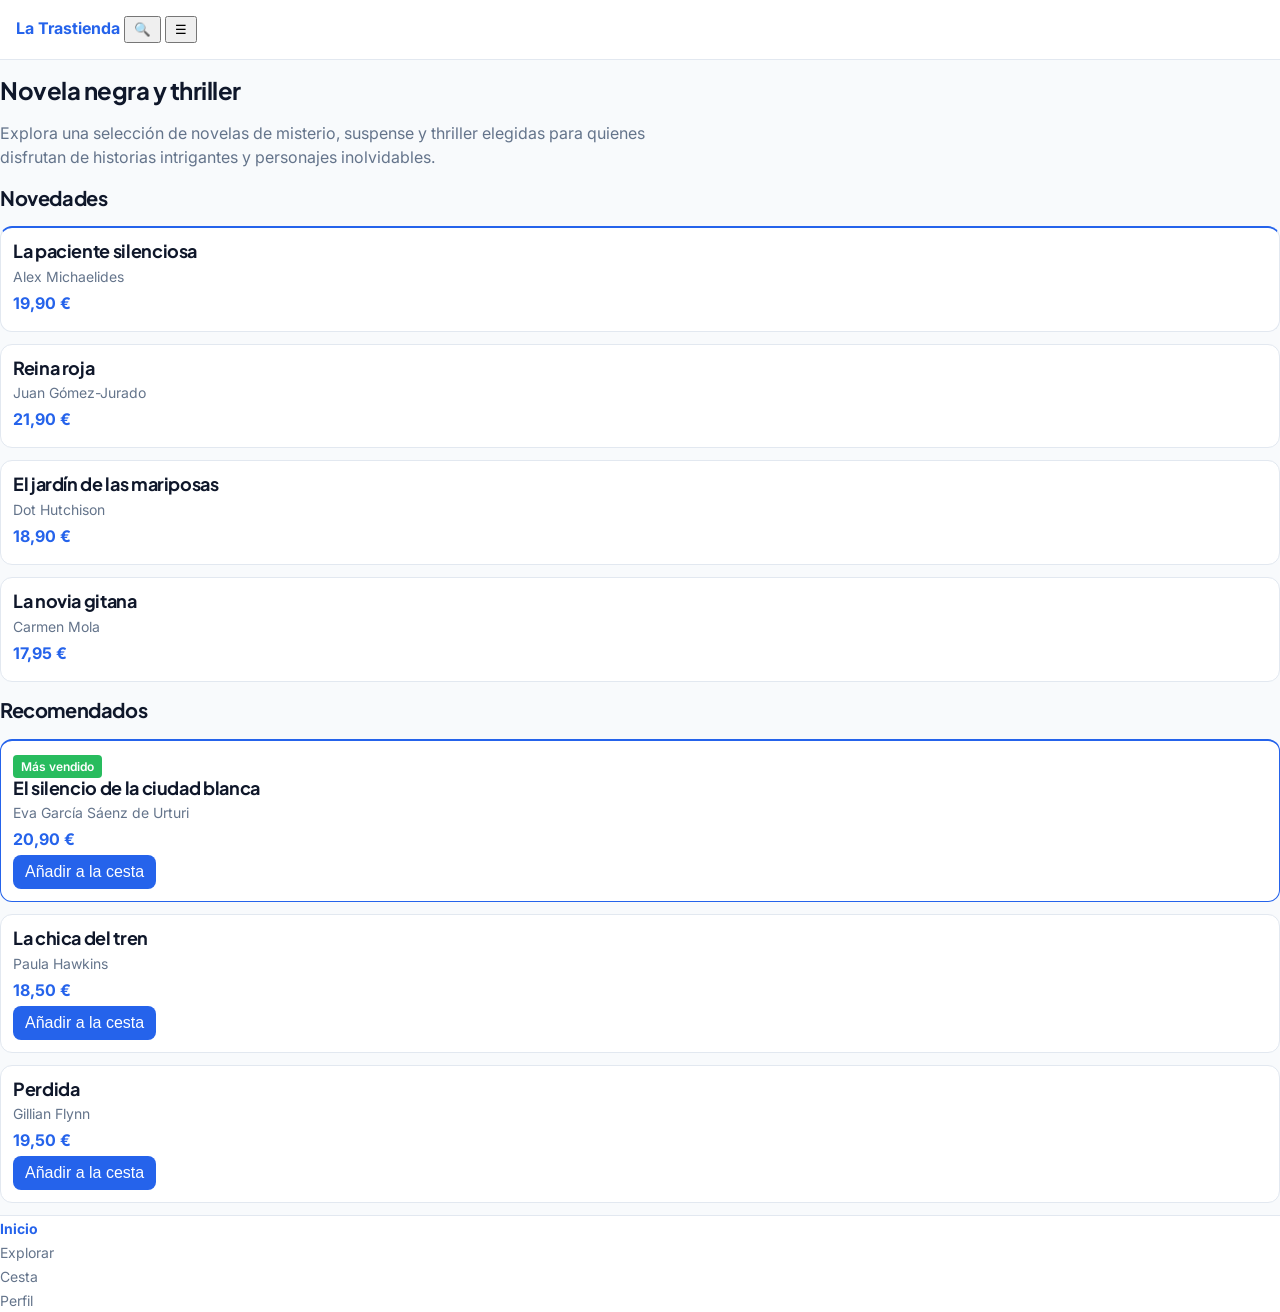
<file: trastienda-ud4/index.html>
<!DOCTYPE html>
<html lang="es">
<head>
  <meta charset="UTF-8">
  <meta name="viewport" content="width=device-width, initial-scale=1.0">
  <title>Inicio - La Trastienda</title>
  <link rel="preconnect" href="https://fonts.googleapis.com">
  <link rel="preconnect" href="https://fonts.gstatic.com" crossorigin>
  <link href="https://fonts.googleapis.com/css2?family=Inter:wght@400;600;700&family=Plus+Jakarta+Sans:wght@600;700&display=swap" rel="stylesheet">
  <link rel="stylesheet" href="css/estilos.css">
</head>
<body>
  <header>
    <a href="index.html">La Trastienda</a>
    <button type="button" aria-label="Buscar">🔍</button>
    <button type="button" aria-label="Abrir menú">☰</button>
  </header>

  <main>
    <h1>Novela negra y thriller</h1>
    <p class="book-synopsis">Explora una selección de novelas de misterio, suspense y thriller elegidas para quienes disfrutan de historias intrigantes y personajes inolvidables.</p>

    <section>
      <h2>Novedades</h2>
      <article class="card">
        <h3><a href="detalle.html">La paciente silenciosa</a></h3>
        <p>Alex Michaelides</p>
        <p>19,90 €</p>
      </article>
      <article class="card">
        <h3><a href="detalle.html">Reina roja</a></h3>
        <p>Juan Gómez-Jurado</p>
        <p>21,90 €</p>
      </article>
      <article class="card">
        <h3><a href="detalle.html">El jardín de las mariposas</a></h3>
        <p>Dot Hutchison</p>
        <p>18,90 €</p>
      </article>
      <article class="card">
        <h3><a href="detalle.html">La novia gitana</a></h3>
        <p>Carmen Mola</p>
        <p>17,95 €</p>
      </article>
    </section>

    <section>
      <h2>Recomendados</h2>
      <article class="card">
        <span class="badge">Más vendido</span>
        <h3><a href="detalle.html">El silencio de la ciudad blanca</a></h3>
        <p>Eva García Sáenz de Urturi</p>
        <p>20,90 €</p>
        <button type="button">Añadir a la cesta</button>
      </article>
      <article class="card">
        <span class="badge"></span>
        <h3><a href="detalle.html">La chica del tren</a></h3>
        <p>Paula Hawkins</p>
        <p>18,50 €</p>
        <button type="button">Añadir a la cesta</button>
      </article>
      <article class="card">
        <h3><a href="detalle.html">Perdida</a></h3>
        <p>Gillian Flynn</p>
        <p>19,50 €</p>
        <button type="button">Añadir a la cesta</button>
      </article>
    </section>
  </main>

  <nav aria-label="Secciones de la app">
    <ul>
      <li><a href="index.html" aria-current="page">Inicio</a></li>
      <li><a href="explorar.html">Explorar</a></li>
      <li><a href="carrito.html">Cesta</a></li>
      <li><a href="perfil.html">Perfil</a></li>
    </ul>
  </nav>
</body>
</html>
</file>
<file: trastienda-ud4/css/estilos.css>
:root {
  /* --- TOKENS DE COLOR PRIMARIO --- */
  --color-primary-50: #eff6ff;
  --color-primary-100: #dbeafe;
  --color-primary-200: #bfdbfe;
  --color-primary-300: #93c5fd;
  --color-primary-400: #60a5fa;
  --color-primary-500: #2563eb;
  --color-primary-600: #1d4ed8;
  --color-primary-700: #1d40af;
  --color-primary-800: #1e3a8a;
  --color-primary-900: #172554;

  /* --- TOKENS NEUTROS --- */
  --color-neutral-50: #f8fafc;
  --color-neutral-100: #f1f5f9;
  --color-neutral-200: #e2e8f0;
  --color-neutral-300: #cbd5e1;
  --color-neutral-500: #64748b;
  --color-neutral-800: #1e293b;
  --color-neutral-900: #0f172a;

  /* --- VARIABLES SEMÁNTICAS --- */
  --bg-page: var(--color-neutral-50);
  --bg-card: #ffffff;
  --text-main: var(--color-neutral-900);
  --text-muted: var(--color-neutral-500);
  --border-subtle: var(--color-neutral-200);
  --brand: var(--color-primary-500);
  --brand-hover: var(--color-primary-600);

  /* --- TIPOGRAFÍA --- */
  --font-body: 'Inter', system-ui, sans-serif;
  --font-display: 'Plus Jakarta Sans', system-ui, sans-serif;

  --text-xs: 0.75rem;   /* Caption (12 px) */
  --text-sm: 0.875rem;  /* Body Small (14 px) */
  --text-base: 1rem;    /* Body (16 px) */
  --text-lg: 1.125rem;  /* H3 (18 px) */
  --text-xl: 1.25rem;   /* H2 (20 px) */
  --text-2xl: 1.5rem;   /* H1 (24 px) */
  --text-3xl: 1.875rem; /* Display (30 px) */

  /* Experimento oklch */
  --color-accent-oklch: oklch(0.7 0.18 150);
}

body {
  font-family: var(--font-body);
  font-size: var(--text-base);
  line-height: 1.5;
  color: var(--text-main);
  background-color: var(--bg-page);
  margin: 0;
}

main {
  min-height: 100dvh;
}

h1, h2, h3 {
  font-family: var(--font-display);
  line-height: 1.2;
  letter-spacing: -0.02em;
  color: var(--text-main);
}

h1 {
  font-size: var(--text-2xl);
}

h2 {
  font-size: var(--text-xl);
}

h3 {
  font-size: var(--text-lg);
}

p {
  max-width: 65ch;
}

.book-synopsis {
  color: var(--text-muted);
}

header {
  background-color: var(--bg-card);
  padding: 1rem;
  border-bottom: 1px solid var(--border-subtle);

  a {
    color: var(--brand);
    text-decoration: none;
    font-weight: 700;
  }
}

a {
  color: var(--brand);
}

button[aria-label] {
  padding: 0.25rem 0.5rem;
}

nav {
  background-color: var(--bg-card);
  border-top: 1px solid var(--border-subtle);

  ul {
    list-style: none;
    padding: 0;
    margin: 0;
  }

  a {
    color: var(--text-muted);
    text-decoration: none;
    font-size: var(--text-sm);

    &[aria-current="page"] {
      color: var(--brand);
      font-weight: 700;
    }

    &:hover {
      color: var(--text-main);
    }

    &:focus-visible {
      outline: 2px solid var(--brand);
      outline-offset: 2px;
    }
  }
}

article.card {
  background-color: var(--bg-card);
  border: 1px solid var(--border-subtle);
  border-radius: 12px;
  padding: 0.75rem;
  margin: 0.75rem 0;

  &:hover {
    border-color: var(--brand);
  }

  h3 {
    margin: 0 0 0.25rem;

    a {
      color: inherit;
      text-decoration: none;
    }
  }

  p {
    color: var(--text-muted);
    font-size: var(--text-sm);
    margin: 0.25rem 0;
  }

  p:last-of-type {
    font-weight: 700;
    font-size: var(--text-base);
    color: var(--brand);
  }

  button {
    background-color: var(--brand);
    color: #ffffff;
    border: none;
    border-radius: 8px;
    padding: 0.5rem 0.75rem;
    font-size: var(--text-base);

    &:hover {
      background-color: var(--brand-hover);
    }
  }
}

h2 + .card {
  border-top: 2px solid var(--brand);
}

.badge {
  background-color: var(--color-accent-oklch);
  color: #ffffff;
  padding: 0.25rem 0.5rem;
  border-radius: 0.25rem;
  font-size: var(--text-xs);
  font-weight: 600;
}

.badge:empty {
  display: none;
}

article:has(.badge:not(:empty)) {
  border-color: var(--brand);
}

dl dt,
dl dd {
  font-size: var(--text-sm);
}
</file>
